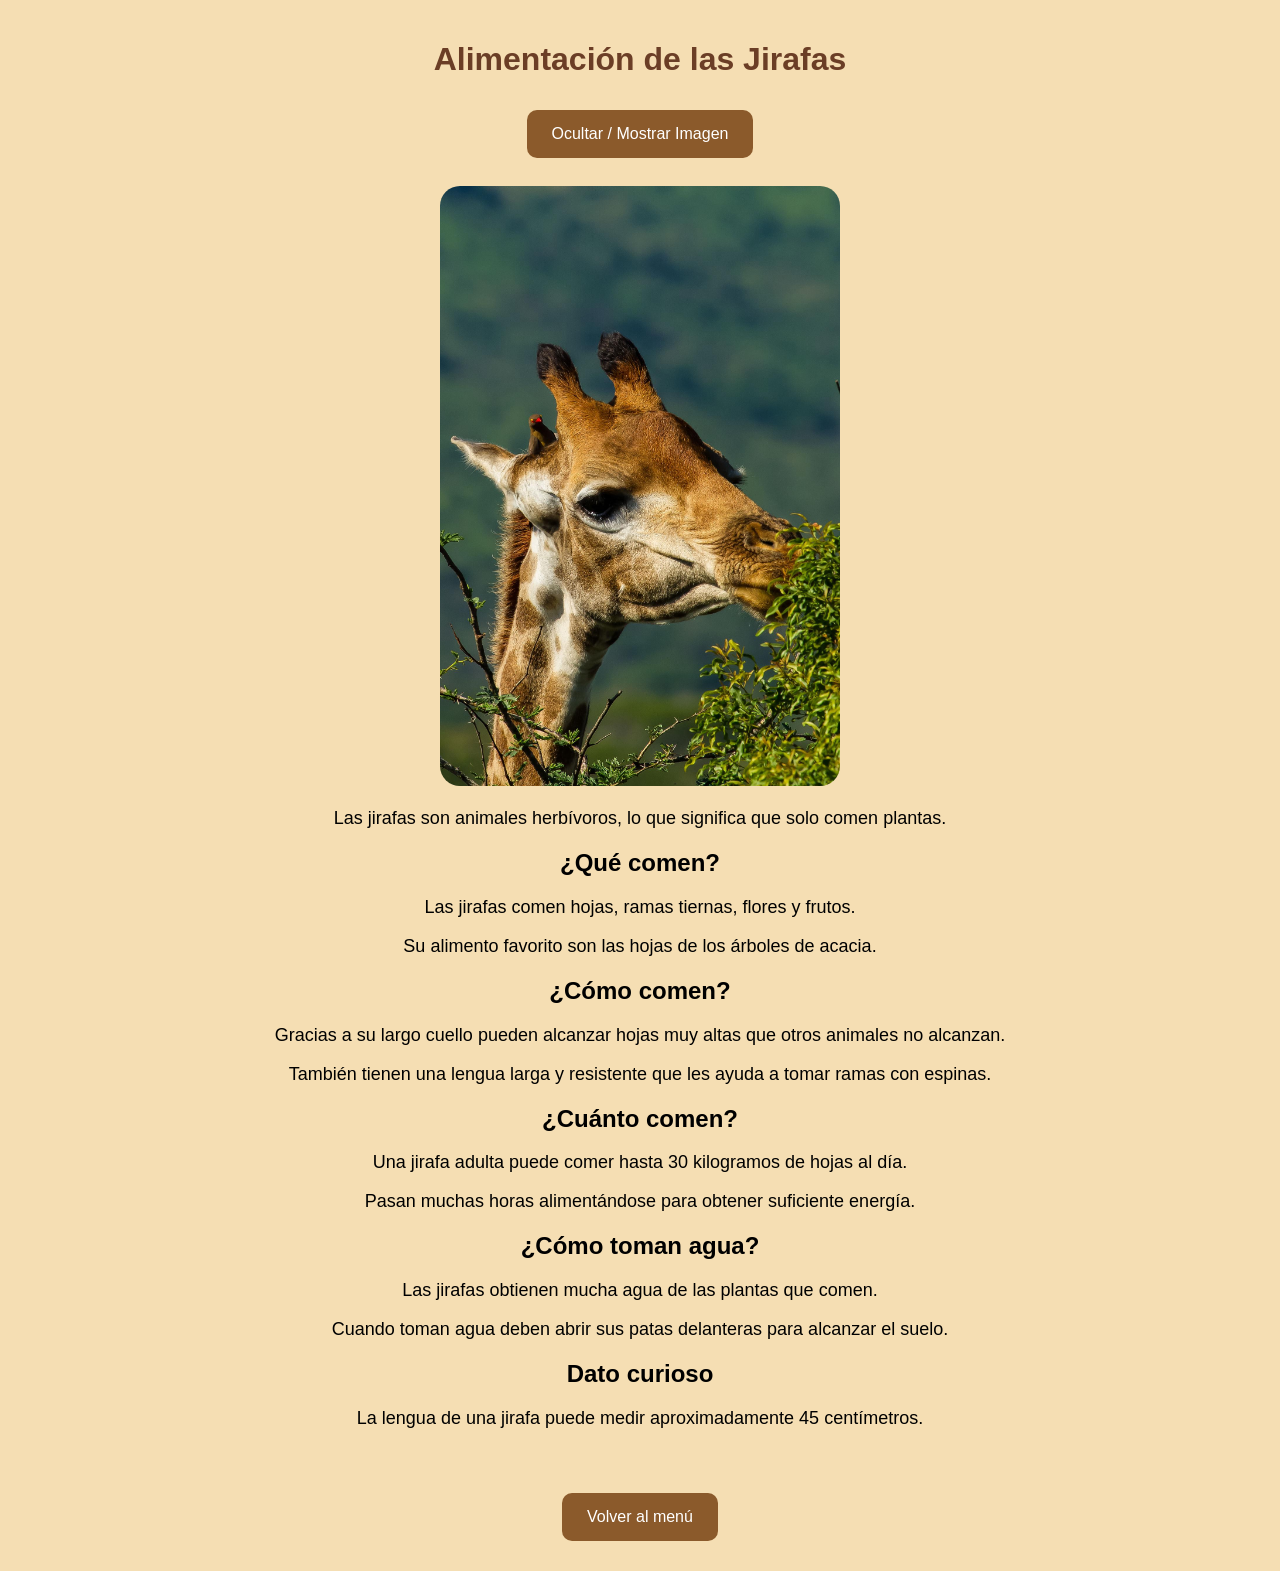
<file: alimentacion.html>
<!DOCTYPE html>

<!-- Indica que el documento está en HTML5 -->
<html lang="es">

<head>

    <!-- Permite usar caracteres especiales y acentos -->
    <meta charset="UTF-8">

    <!-- Hace que la página sea adaptable a celulares -->
    <meta name="viewport" content="width=device-width, initial-scale=1.0">

    <!-- Título que aparece en la pestaña del navegador -->
    <title>Alimentación de las Jirafas</title>

    <!-- Conecta el archivo CSS para el diseño -->
    <link rel="stylesheet" href="style.css">

    <!-- Librería jQuery -->
    <script src="https://code.jquery.com/jquery-3.7.1.min.js"></script>

</head>

<body>

    <!-- Título principal -->
    <h1 id="titulo">Alimentación de las Jirafas</h1>

    <!-- Botón jQuery -->
    <button id="boton">Ocultar / Mostrar Imagen</button>

    <br><br>

    <!-- Imagen principal -->
    <img id="imagen"
    src="alime.PNG"
    width="400">

    <!-- Introducción -->
    <p>
        Las jirafas son animales herbívoros,
        lo que significa que solo comen plantas.
    </p>

    <!-- Subtítulo -->
    <h2>¿Qué comen?</h2>

    <!-- Información sobre su comida -->
    <p>
        Las jirafas comen hojas, ramas tiernas,
        flores y frutos.
    </p>

    <!-- Comida favorita -->
    <p>
        Su alimento favorito son las hojas
        de los árboles de acacia.
    </p>

    <!-- Subtítulo -->
    <h2>¿Cómo comen?</h2>

    <!-- Explicación del cuello -->
    <p>
        Gracias a su largo cuello pueden alcanzar
        hojas muy altas que otros animales no alcanzan.
    </p>

    <!-- Explicación de la lengua -->
    <p>
        También tienen una lengua larga y resistente
        que les ayuda a tomar ramas con espinas.
    </p>

    <!-- Subtítulo -->
    <h2>¿Cuánto comen?</h2>

    <!-- Cantidad de comida -->
    <p>
        Una jirafa adulta puede comer hasta
        30 kilogramos de hojas al día.
    </p>

    <!-- Tiempo que pasan comiendo -->
    <p>
        Pasan muchas horas alimentándose
        para obtener suficiente energía.
    </p>

    <!-- Subtítulo -->
    <h2>¿Cómo toman agua?</h2>

    <!-- Explicación del agua -->
    <p>
        Las jirafas obtienen mucha agua de las plantas
        que comen.
    </p>

    <!-- Forma de tomar agua -->
    <p>
        Cuando toman agua deben abrir sus patas
        delanteras para alcanzar el suelo.
    </p>

    <!-- Dato curioso -->
    <h2>Dato curioso</h2>

    <!-- Información curiosa -->
    <p>
        La lengua de una jirafa puede medir
        aproximadamente 45 centímetros.
    </p>

    <!-- Espacio -->
    <br><br>

    <!-- Botón para regresar al menú principal -->
    <a href="index.html">
        <button>Volver al menú</button>
    </a>

    <!-- Código jQuery -->
    <script>

        // Espera a que cargue la página
        $(document).ready(function(){

            // Evento del botón
            $("#boton").click(function(){

                // Oculta y muestra la imagen
                $("#imagen").toggle(1000);

            });

            // Cambia el color del título
            $("#titulo").hover(function(){

                $(this).css("color", "green");

            }, function(){

                $(this).css("color", "black");

            });

        });

    </script>

</body>
</html>
</file>
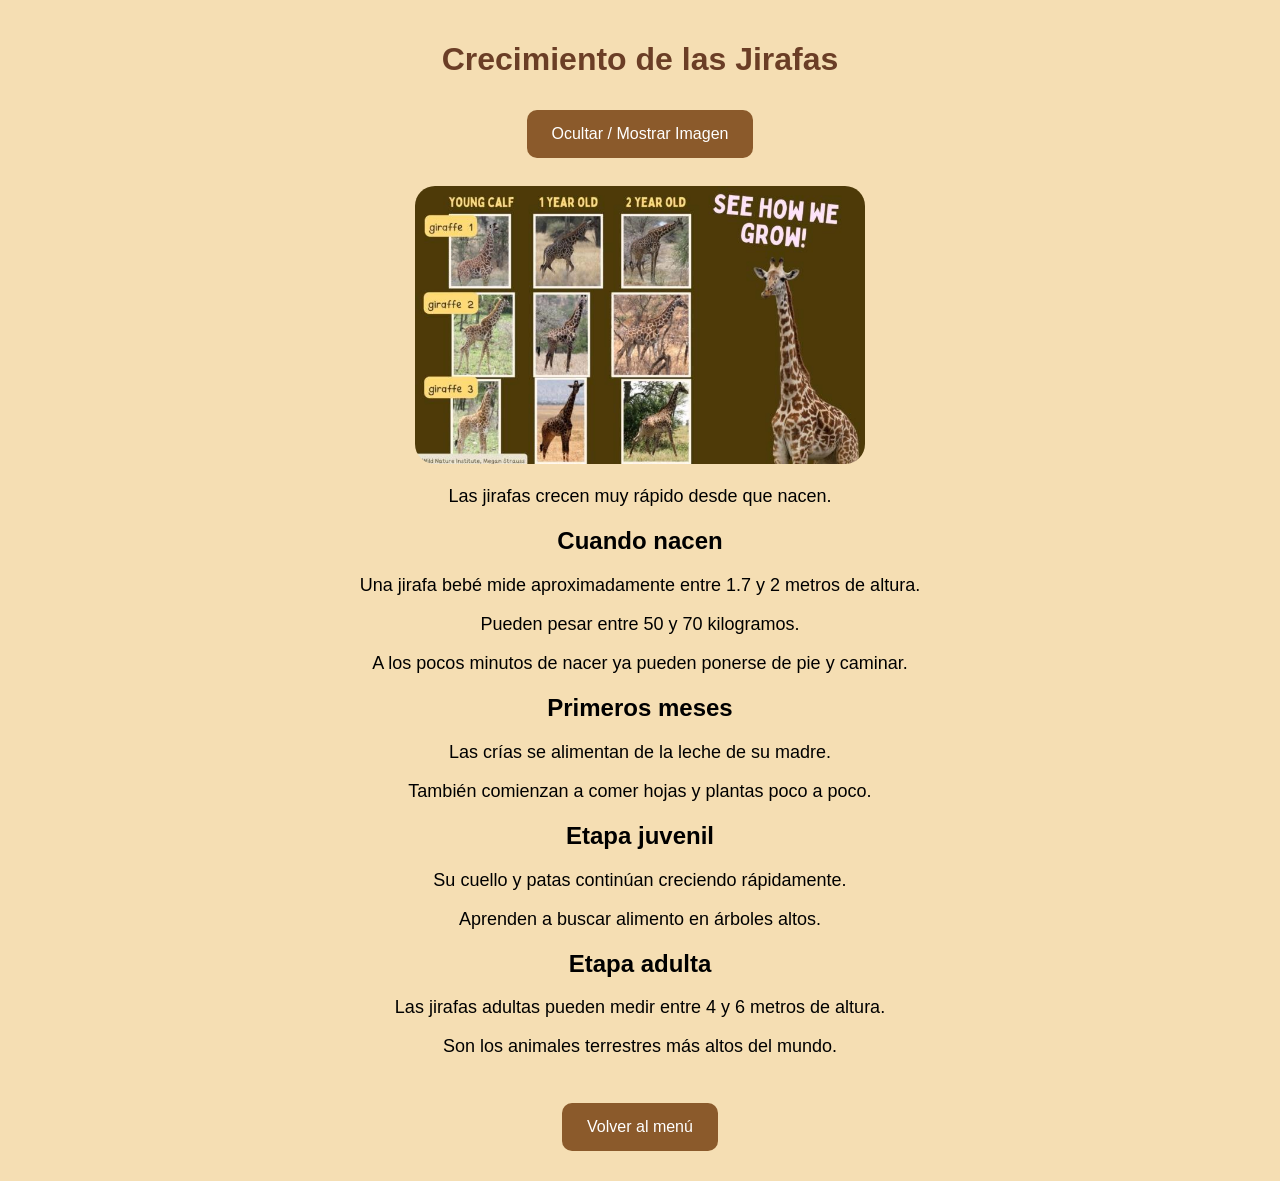
<file: crecimiento.html>
<!DOCTYPE html>

<!-- Indica que el documento utiliza HTML5 -->
<html lang="es">

<head>

    <!-- Permite usar caracteres especiales y acentos -->
    <meta charset="UTF-8">

    <!-- Hace que la página se adapte a celulares y tablets -->
    <meta name="viewport" content="width=device-width, initial-scale=1.0">

    <!-- Título que aparece en la pestaña del navegador -->
    <title>Crecimiento</title>

    <!-- Conecta el archivo CSS para el diseño -->
    <link rel="stylesheet" href="style.css">

    <!-- Librería jQuery -->
    <script src="https://code.jquery.com/jquery-3.7.1.min.js"></script>

</head>

<body>

    <!-- Título principal -->
    <h1 id="titulo">Crecimiento de las Jirafas</h1>

    <!-- Botón jQuery -->
    <button id="boton">Ocultar / Mostrar Imagen</button>

    <br><br>

    <!-- Imagen principal -->
    <img id="imagen"
    src="creci.PNG"
    width="450">

    <!-- Introducción -->
    <p>
        Las jirafas crecen muy rápido desde que nacen.
    </p>

    <!-- Subtítulo -->
    <h2>Cuando nacen</h2>

    <!-- Información sobre el tamaño al nacer -->
    <p>
        Una jirafa bebé mide aproximadamente entre
        1.7 y 2 metros de altura.
    </p>

    <!-- Información sobre el peso -->
    <p>
        Pueden pesar entre 50 y 70 kilogramos.
    </p>

    <!-- Información sobre sus primeros movimientos -->
    <p>
        A los pocos minutos de nacer ya pueden
        ponerse de pie y caminar.
    </p>

    <!-- Subtítulo -->
    <h2>Primeros meses</h2>

    <!-- Alimentación inicial -->
    <p>
        Las crías se alimentan de la leche de su madre.
    </p>

    <!-- Cambio de alimentación -->
    <p>
        También comienzan a comer hojas y plantas
        poco a poco.
    </p>

    <!-- Subtítulo -->
    <h2>Etapa juvenil</h2>

    <!-- Desarrollo físico -->
    <p>
        Su cuello y patas continúan creciendo rápidamente.
    </p>

    <!-- Aprendizaje de alimentación -->
    <p>
        Aprenden a buscar alimento en árboles altos.
    </p>

    <!-- Subtítulo -->
    <h2>Etapa adulta</h2>

    <!-- Tamaño en la adultez -->
    <p>
        Las jirafas adultas pueden medir entre
        4 y 6 metros de altura.
    </p>

    <!-- Dato sobre su altura -->
    <p>
        Son los animales terrestres más altos del mundo.
    </p>

    <!-- Espacio -->
    <br>

    <!-- Botón para volver al menú principal -->
    <a href="index.html">
        <button>Volver al menú</button>
    </a>

    <!-- Código jQuery -->
    <script>

        // Espera a que la página cargue
        $(document).ready(function(){

            // Ocultar y mostrar imagen
            $("#boton").click(function(){

                $("#imagen").toggle(1000);

            });

            // Cambiar color del título
            $("#titulo").hover(function(){

                $(this).css("color", "green");

            }, function(){

                $(this).css("color", "black");

            });

        });

    </script>

</body>
</html>
</file>
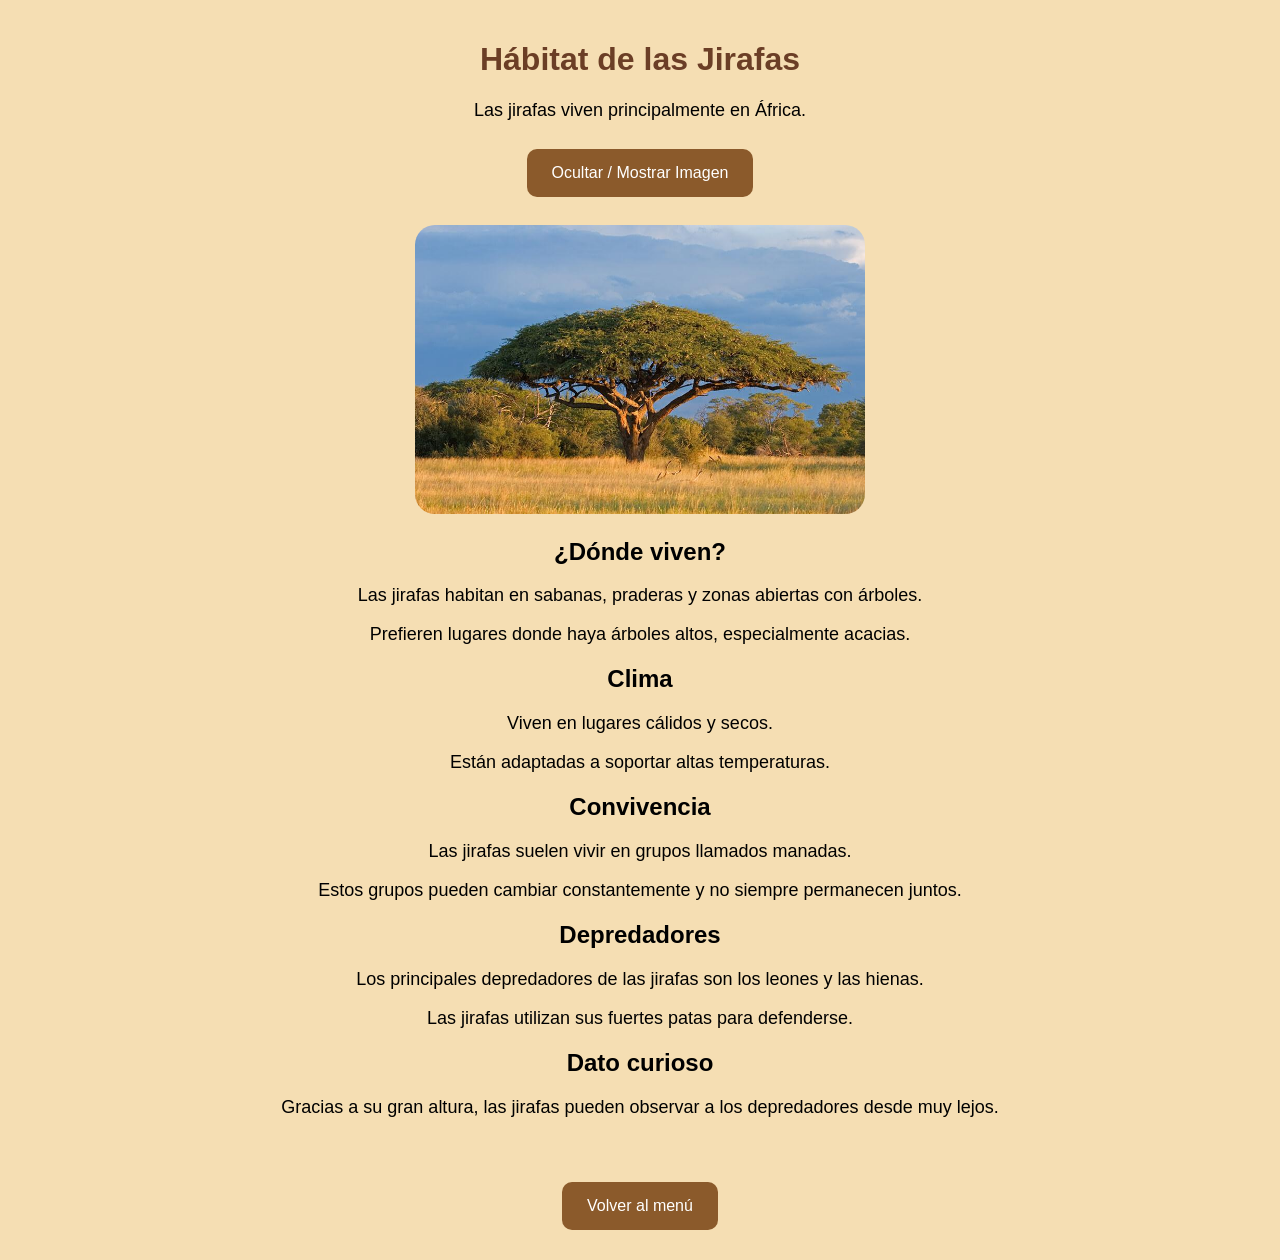
<file: habitat.html>
<!DOCTYPE html>

<!-- Indica que el documento usa HTML5 -->
<html lang="es">

<head>

    <!-- Permite usar caracteres especiales y acentos -->
    <meta charset="UTF-8">

    <!-- Hace que la página se adapte a celulares y tablets -->
    <meta name="viewport" content="width=device-width, initial-scale=1.0">

    <!-- Título que aparece en la pestaña del navegador -->
    <title>Hábitat de las Jirafas</title>

    <!-- Conecta el archivo CSS con el diseño -->
    <link rel="stylesheet" href="style.css">

    <!-- Librería jQuery -->
    <script src="https://code.jquery.com/jquery-3.7.1.min.js"></script>

</head>

<body>

    <!-- Título principal -->
    <h1 id="titulo">Hábitat de las Jirafas</h1>

    <!-- Introducción -->
    <p>
        Las jirafas viven principalmente en África.
    </p>

    <!-- Botón jQuery -->
    <button id="boton">Ocultar / Mostrar Imagen</button>

    <br><br>

    <!-- Imagen principal -->
    <img id="imagen"
    src="habi.PNG"
    width="450">

    <!-- Subtítulo -->
    <h2>¿Dónde viven?</h2>

    <!-- Información sobre el lugar donde viven -->
    <p>
        Las jirafas habitan en sabanas, praderas
        y zonas abiertas con árboles.
    </p>

    <!-- Información sobre su preferencia de hábitat -->
    <p>
        Prefieren lugares donde haya árboles altos,
        especialmente acacias.
    </p>

    <!-- Subtítulo -->
    <h2>Clima</h2>

    <!-- Información sobre el clima -->
    <p>
        Viven en lugares cálidos y secos.
    </p>

    <!-- Adaptación al clima -->
    <p>
        Están adaptadas a soportar altas temperaturas.
    </p>

    <!-- Subtítulo -->
    <h2>Convivencia</h2>

    <!-- Información sobre los grupos -->
    <p>
        Las jirafas suelen vivir en grupos llamados
        manadas.
    </p>

    <!-- Explicación de cómo funcionan los grupos -->
    <p>
        Estos grupos pueden cambiar constantemente
        y no siempre permanecen juntos.
    </p>

    <!-- Subtítulo -->
    <h2>Depredadores</h2>

    <!-- Información sobre los depredadores -->
    <p>
        Los principales depredadores de las jirafas
        son los leones y las hienas.
    </p>

    <!-- Forma de defensa -->
    <p>
        Las jirafas utilizan sus fuertes patas para defenderse.
    </p>

    <!-- Dato curioso -->
    <h2>Dato curioso</h2>

    <!-- Información curiosa -->
    <p>
        Gracias a su gran altura, las jirafas pueden
        observar a los depredadores desde muy lejos.
    </p>

    <!-- Espacio -->
    <br><br>

    <!-- Botón para volver al menú principal -->
    <a href="index.html">
        <button>Volver al menú</button>
    </a>

    <!-- Código jQuery -->
    <script>

        // Espera a que cargue la página
        $(document).ready(function(){

            // Evento click del botón
            $("#boton").click(function(){

                // Oculta y muestra la imagen
                $("#imagen").toggle(1000);

            });

            // Cambia el color del título
            $("#titulo").hover(function(){

                $(this).css("color", "orange");

            }, function(){

                $(this).css("color", "black");

            });

        });

    </script>

</body>
</html>
</file>
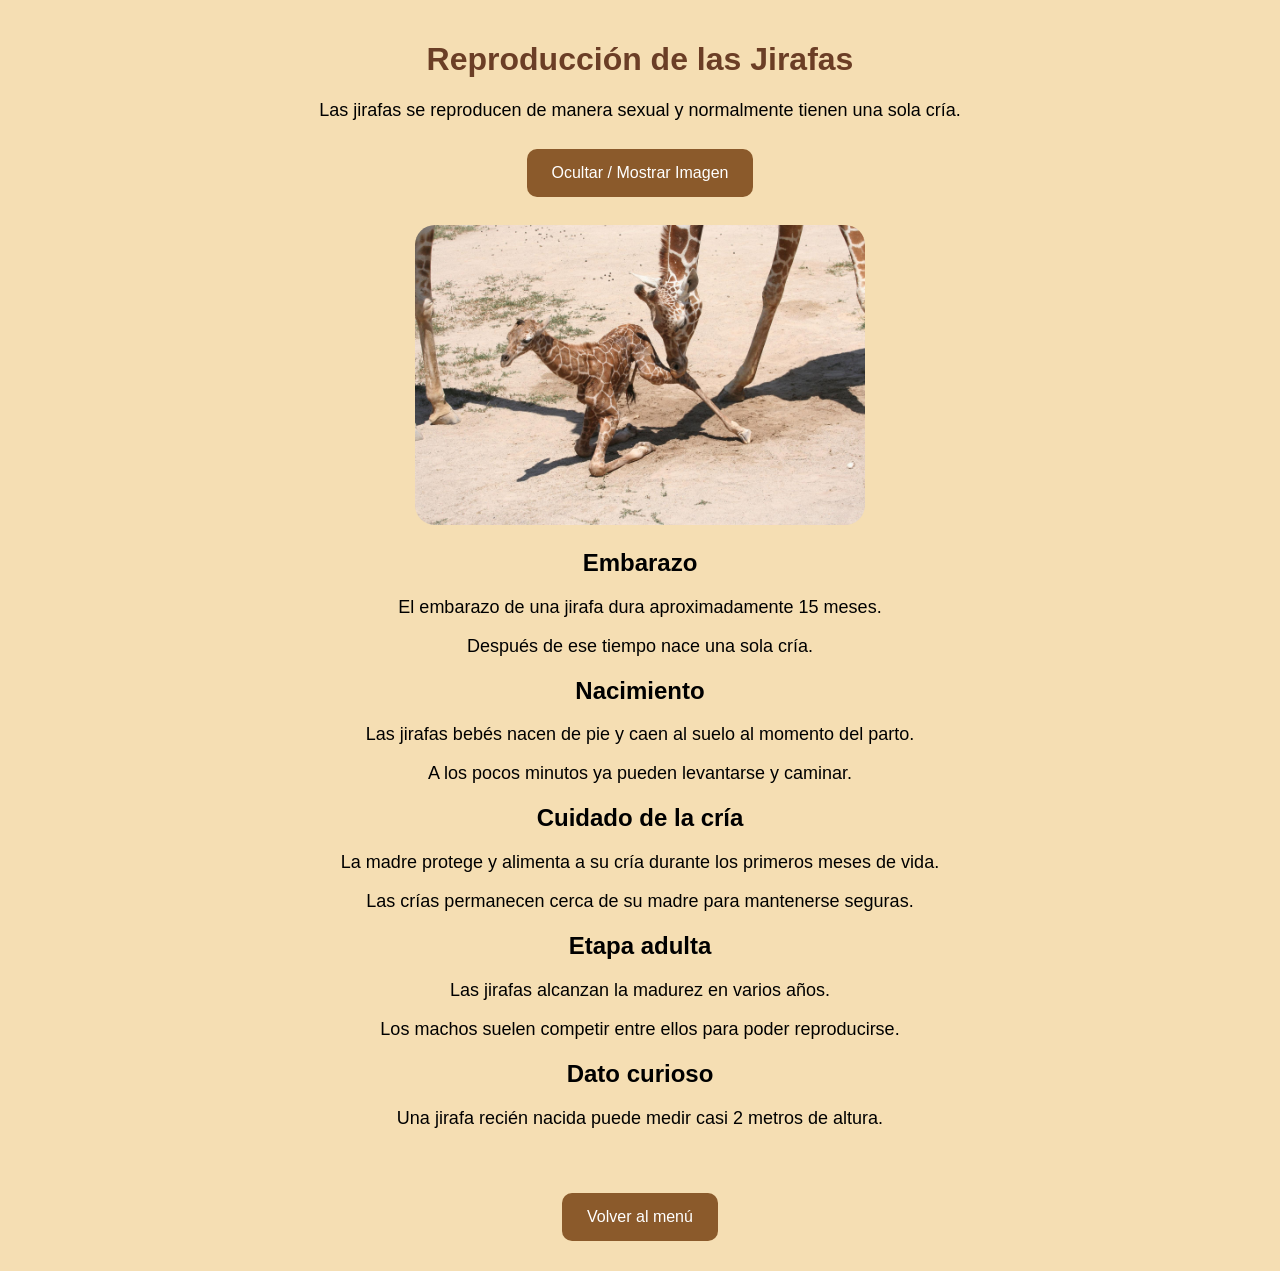
<file: reproduccion.html>
<!DOCTYPE html>

<!-- Indica que el documento usa HTML5 -->
<html lang="es">

<head>

    <!-- Permite usar caracteres especiales y acentos -->
    <meta charset="UTF-8">

    <!-- Hace que la página sea adaptable a celulares -->
    <meta name="viewport" content="width=device-width, initial-scale=1.0">

    <!-- Título que aparece en la pestaña del navegador -->
    <title>Reproducción de las Jirafas</title>

    <!-- Conecta el archivo CSS para el diseño -->
    <link rel="stylesheet" href="style.css">

    <!-- Librería jQuery -->
    <script src="https://code.jquery.com/jquery-3.7.1.min.js"></script>

</head>

<body>

    <!-- Título principal -->
    <h1 id="titulo">Reproducción de las Jirafas</h1>

    <!-- Introducción -->
    <p>
        Las jirafas se reproducen de manera sexual
        y normalmente tienen una sola cría.
    </p>

    <!-- Botón jQuery -->
    <button id="boton">Ocultar / Mostrar Imagen</button>

    <br><br>

    <!-- Imagen principal -->
    <img id="imagen"
    src="repro.PNG"
    width="450">

    <!-- Subtítulo -->
    <h2>Embarazo</h2>

    <!-- Información sobre el embarazo -->
    <p>
        El embarazo de una jirafa dura aproximadamente
        15 meses.
    </p>

    <!-- Información sobre el nacimiento -->
    <p>
        Después de ese tiempo nace una sola cría.
    </p>

    <!-- Subtítulo -->
    <h2>Nacimiento</h2>

    <!-- Explicación del parto -->
    <p>
        Las jirafas bebés nacen de pie y caen
        al suelo al momento del parto.
    </p>

    <!-- Explicación del desarrollo rápido -->
    <p>
        A los pocos minutos ya pueden levantarse
        y caminar.
    </p>

    <!-- Subtítulo -->
    <h2>Cuidado de la cría</h2>

    <!-- Información sobre el cuidado de la madre -->
    <p>
        La madre protege y alimenta a su cría
        durante los primeros meses de vida.
    </p>

    <!-- Información sobre la protección -->
    <p>
        Las crías permanecen cerca de su madre
        para mantenerse seguras.
    </p>

    <!-- Subtítulo -->
    <h2>Etapa adulta</h2>

    <!-- Información sobre la madurez -->
    <p>
        Las jirafas alcanzan la madurez en varios años.
    </p>

    <!-- Información sobre competencia entre machos -->
    <p>
        Los machos suelen competir entre ellos
        para poder reproducirse.
    </p>

    <!-- Dato curioso -->
    <h2>Dato curioso</h2>

    <!-- Información curiosa -->
    <p>
        Una jirafa recién nacida puede medir
        casi 2 metros de altura.
    </p>

    <!-- Espacios -->
    <br><br>

    <!-- Botón para volver al menú principal -->
    <a href="index.html">
        <button>Volver al menú</button>
    </a>

    <!-- Código jQuery -->
    <script>

        // Espera a que cargue la página
        $(document).ready(function(){

            // Evento click del botón
            $("#boton").click(function(){

                // Oculta y muestra la imagen
                $("#imagen").toggle(1000);

            });

            // Cambia el color del título
            $("#titulo").hover(function(){

                $(this).css("color", "purple");

            }, function(){

                $(this).css("color", "black");

            });

        });

    </script>

</body>
</html>
</file>
<file: style.css>
/* Diseño general de toda la página */
body{

    /* Color de fondo */
    background-color: #f5deb3;

    /* Centra todo el texto */
    text-align: center;

    /* Tipo de letra */
    font-family: Arial;

    /* Elimina márgenes externos */
    margin: 0;

    /* Espacio interno */
    padding: 20px;
}

/* Diseño del título principal */
h1{

    /* Color del texto */
    color: #6b3e26;
}

/* Diseño de los párrafos */
p{

    /* Tamaño de letra */
    font-size: 18px;
}

/* Diseño de las imágenes */
img{

    /* Bordes redondeados */
    border-radius: 20px;
}

/* Diseño normal de los botones */
button{

    /* Color de fondo */
    background-color: #8b5a2b;

    /* Color del texto */
    color: white;

    /* Quita el borde */
    border: none;

    /* Espacio interno del botón */
    padding: 15px 25px;

    /* Espacio externo */
    margin: 10px;

    /* Bordes redondeados */
    border-radius: 10px;

    /* Tamaño de letra */
    font-size: 16px;

    /* Cambia el cursor a manita */
    cursor: pointer;
}

/* Diseño cuando el mouse pasa sobre el botón */
button:hover{

    /* Cambia el color del botón */
    background-color: #5c3b1e;
}

/* Espacio debajo del menú */
.menu{

    /* Separación inferior */
    margin-bottom: 20px;
}
</file>
